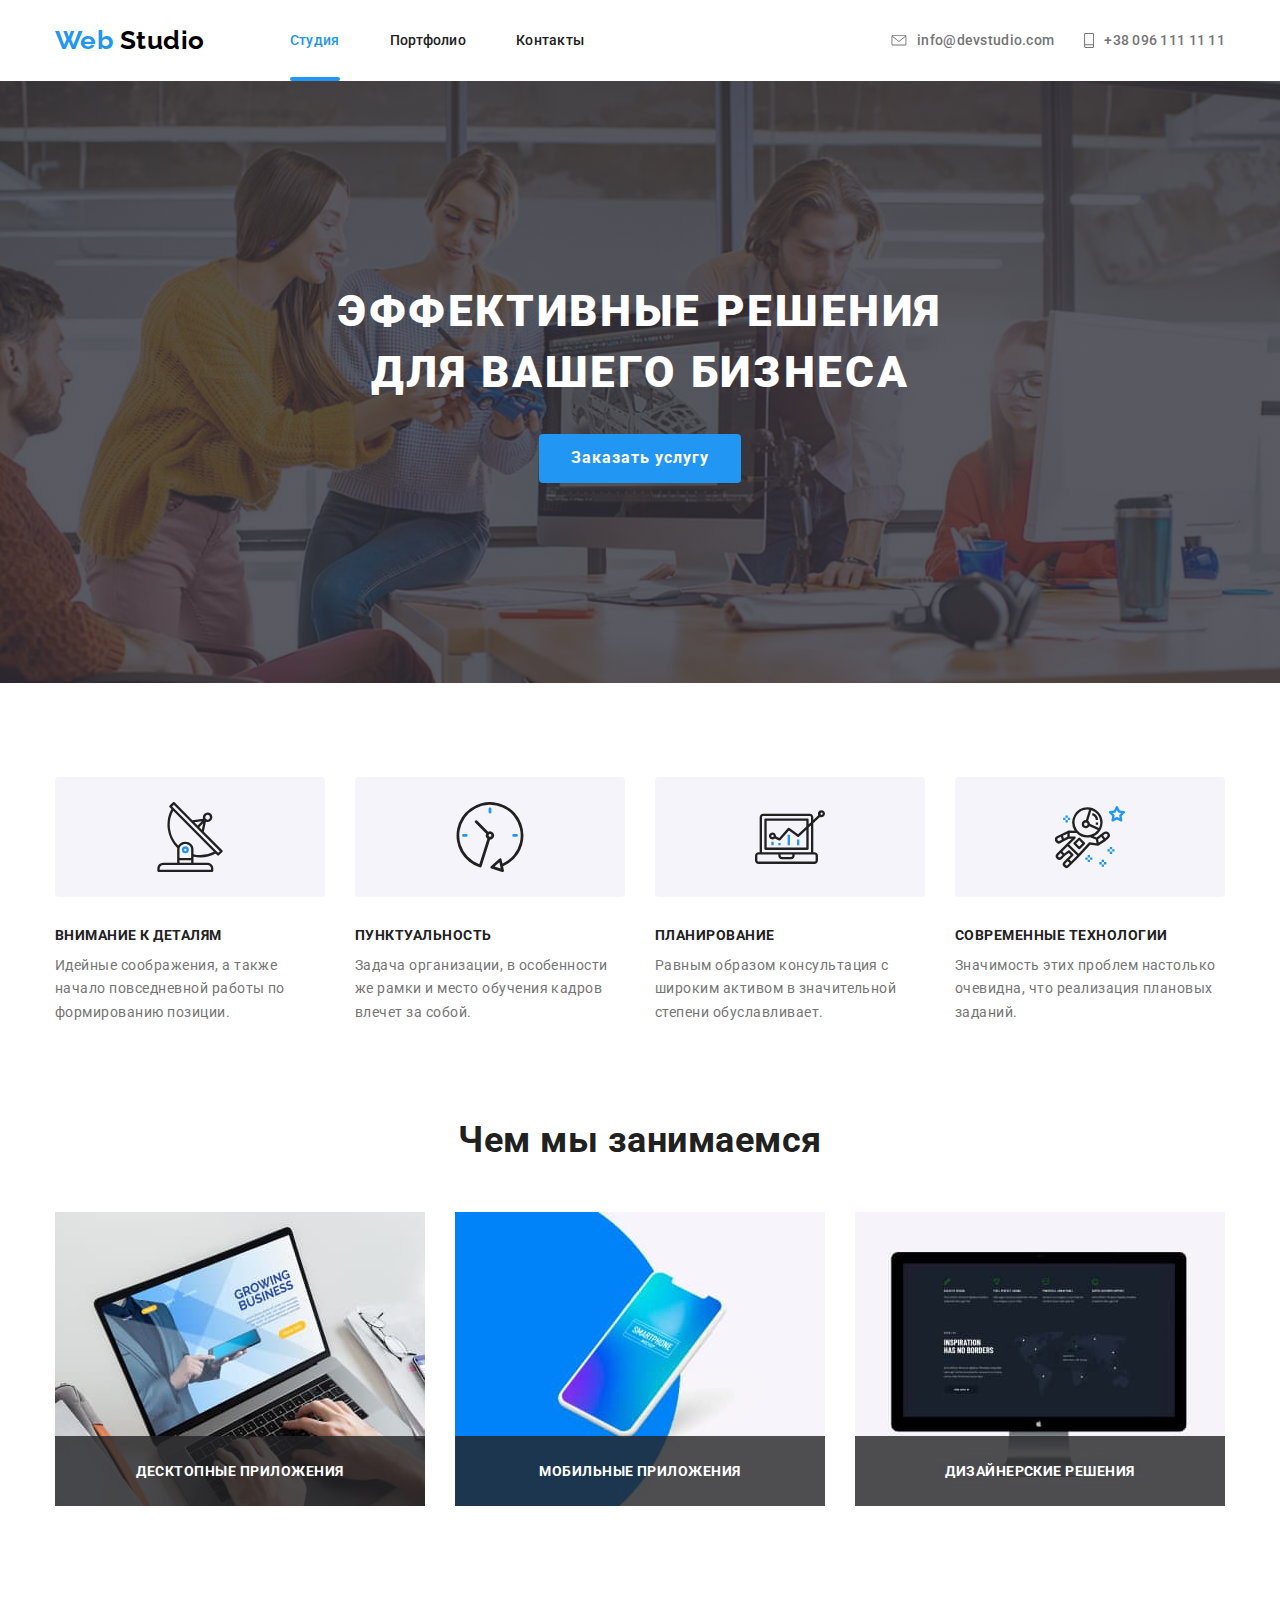
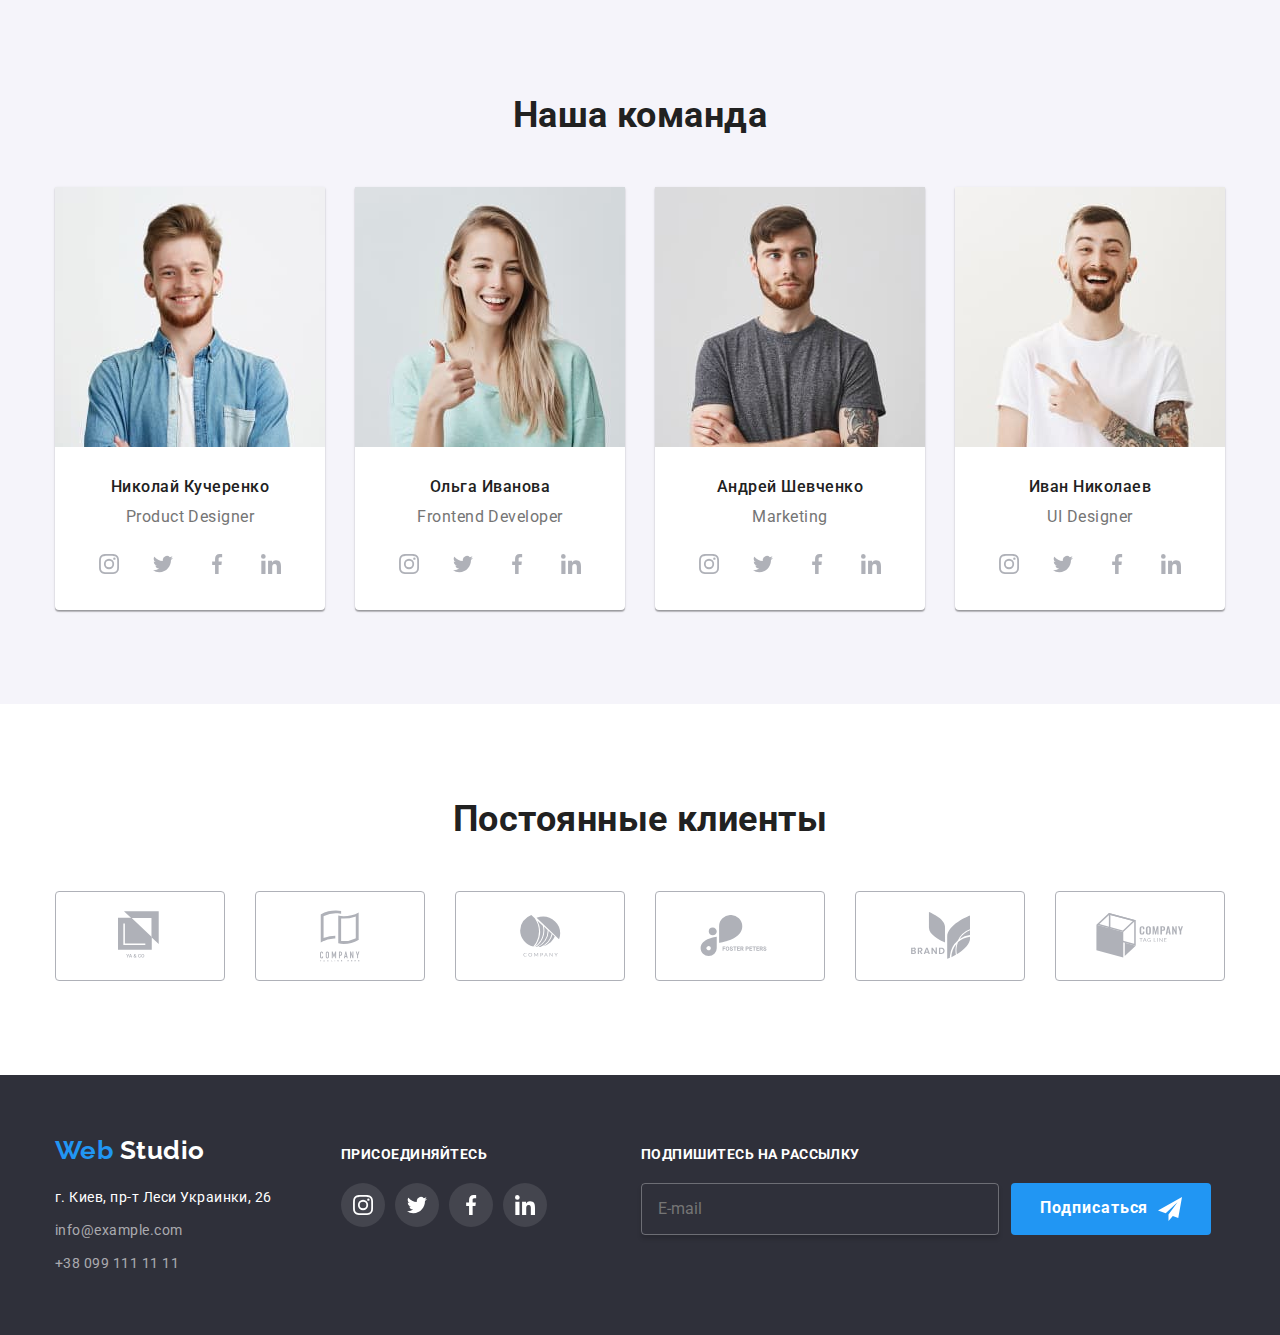
<file: index.html>
<!DOCTYPE html>
<html lang="ru">
  <head>
    <meta charset="UTF-8" />
    <meta name="viewport" content="width=device-width, initial-scale=1.0" />
    <title>Web Studio</title>
    <link
      href="https://fonts.googleapis.com/css2?family=Raleway:wght@700&family=Roboto:wght@400;500;700;900&display=swap"
      rel="stylesheet"
    />
    <link
      rel="stylesheet"
      href="https://cdnjs.cloudflare.com/ajax/libs/modern-normalize/0.6.0/modern-normalize.min.css"
    />
    <link rel="stylesheet" href="./css/main.css" />
  </head>
  <body>
    <!--Шапка сайта-->
    <header class="page-header">
      <!-- <div class="conteiner"> -->
      <div class="conteiner header-main-nav">
        <nav class="main-nav">
          <a href="./index.html" class="logo" lang="en"
            >Web <span class="logo-primary">Studio</span></a
          >
          <ul class="site-nav list">
            <li class="site-nav-item">
              <a href="" class="link current">Студия</a>
            </li>
            <li class="site-nav-item">
              <a href="./portfolio.html" class="link">Портфолио</a>
            </li>
            <li class="site-nav-item"><a href="" class="link">Контакты</a></li>
          </ul>
        </nav>
        <address class="auth-nav">
          <a href="mailto:info@devstudio.com" class="link item">
            <svg class="icon-mail">
              <use href="./images/sprite.svg#icon-envelope"></use>
            </svg>
            info@devstudio.com</a
          >
          <a href="tel:+380961111111" class="link item">
            <svg class="icon-phone">
              <use href="./images/sprite.svg#icon-smartphone"></use>
            </svg>
            +38 096 111 11 11</a
          >
        </address>
      </div>
      <!-- </div> -->
    </header>
    <main>
      <!--Герой-->
      <section class="hero">
        <div class="hero-conteiner">
          <h1 class="hero-title">
            Эффективные решения для вашего бизнеса
          </h1>
          <button data-modal-open class="submit">Заказать услугу</button>
        </div>
      </section>
      <!--Приоритет-->
      <section class="section">
        <div class="conteiner">
          <h2 class="visually-hidden">Приоритет</h2>
          <ul class="priority list">
            <li class="priority-item">
              <div class="icon-conteiner">
                <svg class="icon-antenna">
                  <use href="./images/sprite.svg#icon-antenna-1"></use>
                </svg>
              </div>
              <h3 class="title">Внимание к деталям</h3>
              <p class="text">
                Идейные соображения, а также начало повседневной работы по
                формированию позиции.
              </p>
            </li>
            <li class="priority-item">
              <div class="icon-conteiner">
                <svg class="icon-antenna">
                  <use href="./images/sprite.svg#icon-clock-1"></use>
                </svg>
              </div>
              <h3 class="title">Пунктуальность</h3>
              <p class="text">
                Задача организации, в особенности же рамки и место обучения
                кадров влечет за собой.
              </p>
            </li>
            <li class="priority-item">
              <div class="icon-conteiner">
                <svg class="icon-antenna">
                  <use href="./images/sprite.svg#icon-diagram-1"></use>
                </svg>
              </div>
              <h3 class="title">Планирование</h3>
              <p class="text">
                Равным образом консультация с широким активом в значительной
                степени обуславливает.
              </p>
            </li>
            <li class="priority-item">
              <div class="icon-conteiner">
                <svg class="icon-antenna">
                  <use href="./images/sprite.svg#icon-astronaut-1"></use>
                </svg>
              </div>
              <h3 class="title">Современные технологии</h3>
              <p class="text">
                Значимость этих проблем настолько очевидна, что реализация
                плановых заданий.
              </p>
            </li>
          </ul>
        </div>
      </section>
      <!--Чем мы занимаемся-->
      <section class="section-no-padding">
        <div class="conteiner">
          <h2 class="section-title">Чем мы занимаемся</h2>
          <ul class="work-list list">
            <li class="work-item">
              <img
                class="img"
                src="./images/growing-business.jpg"
                alt="ноутбук"
                width="370"
                height="294"
              />
              <a href="" class="work-link">Десктопные приложения</a>
            </li>
            <li class="work-item">
              <img
                class="img"
                src="./images/mobile-applications.jpg"
                alt="мобильный-телефон"
                width="370"
                height="294"
              />
              <a href="" class="work-link">Мобильные приложения</a>
            </li>
            <li class="work-item">
              <img
                class="img"
                src="./images/designer-groves.jpg"
                alt="экран-компьютера"
                width="370"
                height="294"
              />
              <a href="" class="work-link">Дизайнерские решения</a>
            </li>
          </ul>
        </div>
      </section>
      <!--Наша команда-->
      <section class="our-team section">
        <div class="conteiner">
          <h2 class="section-title">Наша команда</h2>
          <ul class="team list">
            <li class="team-item">
              <img
                class="img"
                src="./images/team-1.jpg"
                alt="николай-кучеренко"
                width="270"
                height="260"
              />
              <div class="team-content">
                <h3 class="team-title">Николай Кучеренко</h3>
                <p class="team-text" lang="en">Product Designer</p>
                <ul class="list social-network">
                  <li>
                    <a href="" class="link" aria-label="ссылка на instagram">
                      <svg class="icon-social-network">
                        <use href="./images/sprite.svg#icon-instagram"></use>
                      </svg>
                    </a>
                  </li>
                  <li>
                    <a href="" class="link" aria-label="ссылка на twitter">
                      <svg class="icon-social-network">
                        <use href="./images/sprite.svg#icon-twitter"></use>
                      </svg>
                    </a>
                  </li>
                  <li>
                    <a href="" class="link" aria-label="ссылка на facebook">
                      <svg class="icon-social-network">
                        <use href="./images/sprite.svg#icon-facebook"></use>
                      </svg>
                    </a>
                  </li>
                  <li>
                    <a href="" class="link" aria-label="ссылка на linkedin">
                      <svg class="icon-social-network">
                        <use href="./images/sprite.svg#icon-linkedin"></use>
                      </svg>
                    </a>
                  </li>
                </ul>
              </div>
            </li>
            <li class="team-item">
              <img
                class="img"
                src="./images/team-2.jpg"
                alt="ольга-иванова"
                width="270"
                height="260"
              />
              <div class="team-content">
                <h3 class="team-title">Ольга Иванова</h3>
                <p class="team-text" lang="en">Frontend Developer</p>
                <ul class="list social-network">
                  <li>
                    <a href="" class="link" aria-label="ссылка на instagram">
                      <svg class="icon-social-network">
                        <use href="./images/sprite.svg#icon-instagram"></use>
                      </svg>
                    </a>
                  </li>
                  <li>
                    <a href="" class="link" aria-label="ссылка на twitter">
                      <svg class="icon-social-network">
                        <use href="./images/sprite.svg#icon-twitter"></use>
                      </svg>
                    </a>
                  </li>
                  <li>
                    <a href="" class="link" aria-label="ссылка на facebook">
                      <svg class="icon-social-network">
                        <use href="./images/sprite.svg#icon-facebook"></use>
                      </svg>
                    </a>
                  </li>
                  <li>
                    <a href="" class="link" aria-label="ссылка на linkedin">
                      <svg class="icon-social-network">
                        <use href="./images/sprite.svg#icon-linkedin"></use>
                      </svg>
                    </a>
                  </li>
                </ul>
              </div>
            </li>
            <li class="team-item">
              <img
                class="img"
                src="./images/team-3.jpg"
                alt="андрей-шевченко"
                width="270"
                height="260"
              />
              <div class="team-content">
                <h3 class="team-title">Андрей Шевченко</h3>
                <p class="team-text" lang="en">Marketing</p>
                <ul class="list social-network">
                  <li>
                    <a href="" class="link" aria-label="ссылка на instagram">
                      <svg class="icon-social-network">
                        <use href="./images/sprite.svg#icon-instagram"></use>
                      </svg>
                    </a>
                  </li>
                  <li>
                    <a href="" class="link" aria-label="ссылка на twitter">
                      <svg class="icon-social-network">
                        <use href="./images/sprite.svg#icon-twitter"></use>
                      </svg>
                    </a>
                  </li>
                  <li>
                    <a href="" class="link" aria-label="ссылка на facebook">
                      <svg class="icon-social-network">
                        <use href="./images/sprite.svg#icon-facebook"></use>
                      </svg>
                    </a>
                  </li>
                  <li>
                    <a href="" class="link" aria-label="ссылка на linkedin">
                      <svg class="icon-social-network">
                        <use href="./images/sprite.svg#icon-linkedin"></use>
                      </svg>
                    </a>
                  </li>
                </ul>
              </div>
            </li>
            <li class="team-item">
              <img
                class="img"
                src="./images/team-4.jpg"
                alt="иван-николаев"
                width="270"
                height="260"
              />
              <div class="team-content">
                <h3 class="team-title">Иван Николаев</h3>
                <p class="team-text" lang="en">UI Designer</p>
                <ul class="list social-network">
                  <li>
                    <a href="" class="link" aria-label="ссылка на instagram">
                      <svg class="icon-social-network">
                        <use href="./images/sprite.svg#icon-instagram"></use>
                      </svg>
                    </a>
                  </li>
                  <li>
                    <a href="" class="link" aria-label="ссылка на twitter">
                      <svg class="icon-social-network">
                        <use href="./images/sprite.svg#icon-twitter"></use>
                      </svg>
                    </a>
                  </li>
                  <li>
                    <a href="" class="link" aria-label="ссылка на facebook">
                      <svg class="icon-social-network">
                        <use href="./images/sprite.svg#icon-facebook"></use>
                      </svg>
                    </a>
                  </li>
                  <li>
                    <a href="" class="link" aria-label="ссылка на linkedin">
                      <svg class="icon-social-network">
                        <use href="./images/sprite.svg#icon-linkedin"></use>
                      </svg>
                    </a>
                  </li>
                </ul>
              </div>
            </li>
          </ul>
        </div>
      </section>
      <!--Постоянные клиенты-->
      <section class="section">
        <div class="conteiner">
          <h2 class="section-title">Постоянные клиенты</h2>
          <ul class="list customers">
            <li class="item-customers">
              <a
                href=""
                aria-label="ссылка на компанию-1"
                class="link-customers"
              >
                <svg class="icon-logo" width="45" height="50">
                  <use href="./images/sprite.svg#icon-logo-1"></use>
                </svg>
              </a>
            </li>
            <li class="item-customers">
              <a
                href=""
                aria-label="ссылка на компанию-2"
                class="link-customers"
              >
                <svg class="icon-logo" width="40" height="52">
                  <use href="./images/sprite.svg#icon-logo-2"></use>
                </svg>
              </a>
            </li>
            <li class="item-customers">
              <a
                href=""
                aria-label="ссылка на компанию-3"
                class="link-customers"
              >
                <svg class="icon-logo" width="41" height="42">
                  <use href="./images/sprite.svg#icon-logo-3"></use>
                </svg>
              </a>
            </li>
            <li class="item-customers">
              <a
                href=""
                aria-label="ссылка на компанию-4"
                class="link-customers"
              >
                <svg class="icon-logo" width="80" height="42">
                  <use href="./images/sprite.svg#icon-logo-4"></use>
                </svg>
              </a>
            </li>
            <li class="item-customers">
              <a
                href=""
                aria-label="ссылка на компанию-5"
                class="link-customers"
              >
                <svg class="icon-logo" width="59" height="47">
                  <use href="./images/sprite.svg#icon-logo-5"></use>
                </svg>
              </a>
            </li>
            <li class="item-customers">
              <a
                href=""
                aria-label="ссылка на компанию-6"
                class="link-customers"
              >
                <svg class="icon-logo" width="88" height="45">
                  <use href="./images/sprite.svg#icon-logo-6"></use>
                </svg>
              </a>
            </li>
          </ul>
        </div>
      </section>
    </main>
    <!--Подвал-->
    <footer class="footer">
      <div class="conteiner">
        <div class="flex-footer">
          <!-- Первый контейнер -->
          <div class="info">
            <a href="./index.html" class="logo" lang="en"
              >Web <span class="logo-secondary">Studio</span>
            </a>
            <address class="address">
              <a class="map link" href="./index.html"
                >г. Киев, пр-т Леси Украинки, 26</a
              >
              <a class="mail-link link" href="mailto:info@example.com"
                >info@example.com</a
              >
              <a href="tel:+380991111111" class="link">+38 099 111 11 11</a>
            </address>
          </div>
          <!-- Второй контейнер -->
          <div class="join join-in">
            <b class="join-text">Присоединяйтесь</b>
            <ul class="list link-footer">
              <li class="item-footer">
                <a
                  href=""
                  class="link social-network-footer"
                  aria-label="ссылка на instagram"
                >
                  <svg class="icon-link-footer">
                    <use href="./images/sprite.svg#icon-instagram"></use>
                  </svg>
                </a>
              </li>
              <li class="item-footer">
                <a
                  href=""
                  class="link social-network-footer"
                  aria-label="ссылка на twitter"
                >
                  <svg class="icon-link-footer">
                    <use href="./images/sprite.svg#icon-twitter"></use>
                  </svg>
                </a>
              </li>
              <li class="item-footer">
                <a
                  href=""
                  class="link social-network-footer"
                  aria-label="ссылка на facebook"
                >
                  <svg class="icon-link-footer">
                    <use href="./images/sprite.svg#icon-facebook"></use>
                  </svg>
                </a>
              </li>
              <li class="item-footer">
                <a
                  href=""
                  class="link social-network-footer"
                  aria-label="ссылка на linkedin"
                >
                  <svg class="icon-link-footer">
                    <use href="./images/sprite.svg#icon-linkedin"></use>
                  </svg>
                </a>
              </li>
            </ul>
          </div>
          <!-- Третий контейнер -->
          <div class="join">
            <b class="join-text">Подпишитесь на рассылку</b>
            <div class="conteiner-form">
              <form class="form-footer">
                <label class="footer-form" for="email"></label>
                <input
                  class="placeholder-footer"
                  type="email"
                  name="email"
                  id="email"
                  placeholder="E-mail"
                />
              </form>
              <button class="submit button-icon">
                Подписаться
                <svg class="icon-plane">
                  <use href="./images/sprite.svg#icon-plane"></use>
                </svg>
              </button>
            </div>
          </div>
        </div>
        <!-- Копирайт
          <p class="copy">2020 | Developed by GoIT Students</p>is-hidden -->
      </div>
      <!-- Modal window -->
      <div class="backdrop is-hidden" data-modal>
        <div class="modal">
          <button data-modal-close class="close-modal" type="button">
            <svg class="icon-close-modal">
              <use href="./images/sprite.svg#icon-close-modal"></use>
            </svg>
          </button>
          <form class="form js-speaker-form">
            <b class="form-title">
              Оставьте свои данные, мы вам перезвоним
            </b>
            <label class="form-field">
              <input
                required
                class="form-input"
                type="text"
                name="name"
                placeholder=" "
              />
              <svg class="icon-modal">
                <use href="./images/sprite.svg#icon-person-modal"></use>
              </svg>
              <span class="form-label">Имя</span>
            </label>
            <label class="form-field">
              <input
                required
                class="form-input"
                type="tel"
                name="phone"
                placeholder=" "
              />
              <svg class="icon-modal">
                <use href="./images/sprite.svg#icon-phone-modal"></use>
              </svg>
              <span class="form-label">Телефон</span>
            </label>
            <label class="form-field">
              <input
                required
                class="form-input"
                type="email"
                name="email"
                placeholder=" "
              />
              <svg class="icon-modal">
                <use href="./images/sprite.svg#icon-email-modal"></use>
              </svg>
              <span class="form-label">Почта</span>
            </label>
            <label class="form-field textarea">
              <textarea
                class="comment"
                name="comment"
                placeholder=" "
              ></textarea>
              <span class="form-comment">Комментарий</span>
            </label>
            <label class="conteiner-checkbox">
              <input
                class="modal-checkbox"
                required
                type="checkbox"
                name="terms-of-use"
                value="terms-of-use"
              />
              <svg class="icon-check">
                <use href="./images/sprite.svg#icon-no-check"></use>
              </svg>
              <span class="terms-of-use">
                Соглашаюсь с рассылкой и принимаю
                <a
                  class="terms-of-use link-use"
                  href=""
                  aria-label="Условия договора "
                  >Условия договора</a
                >
              </span>
            </label>
            <div class="conteiner-submit">
              <button class="submit-modal submit" type="submit">
                Отправить
              </button>
            </div>
          </form>
        </div>
      </div>
    </footer>
    <script>
      const { height: pageHeaderHeight } = document
        .querySelector('.page-header')
        .getBoundingClientRect();

      document.body.style.paddingTop = `${pageHeaderHeight}px`;
    </script>

    <script>
      (() => {
        document
          .querySelector('.js-speaker-form')
          .addEventListener('submit', e => {
            e.preventDefault();

            new FormData(e.currentTarget).forEach((value, name) =>
              console.log(`${name}: ${value}`),
            );

            e.currentTarget.reset();
          });
      })();
    </script>

    <script src="./js/modal.js"></script>
  </body>
</html>
</file>
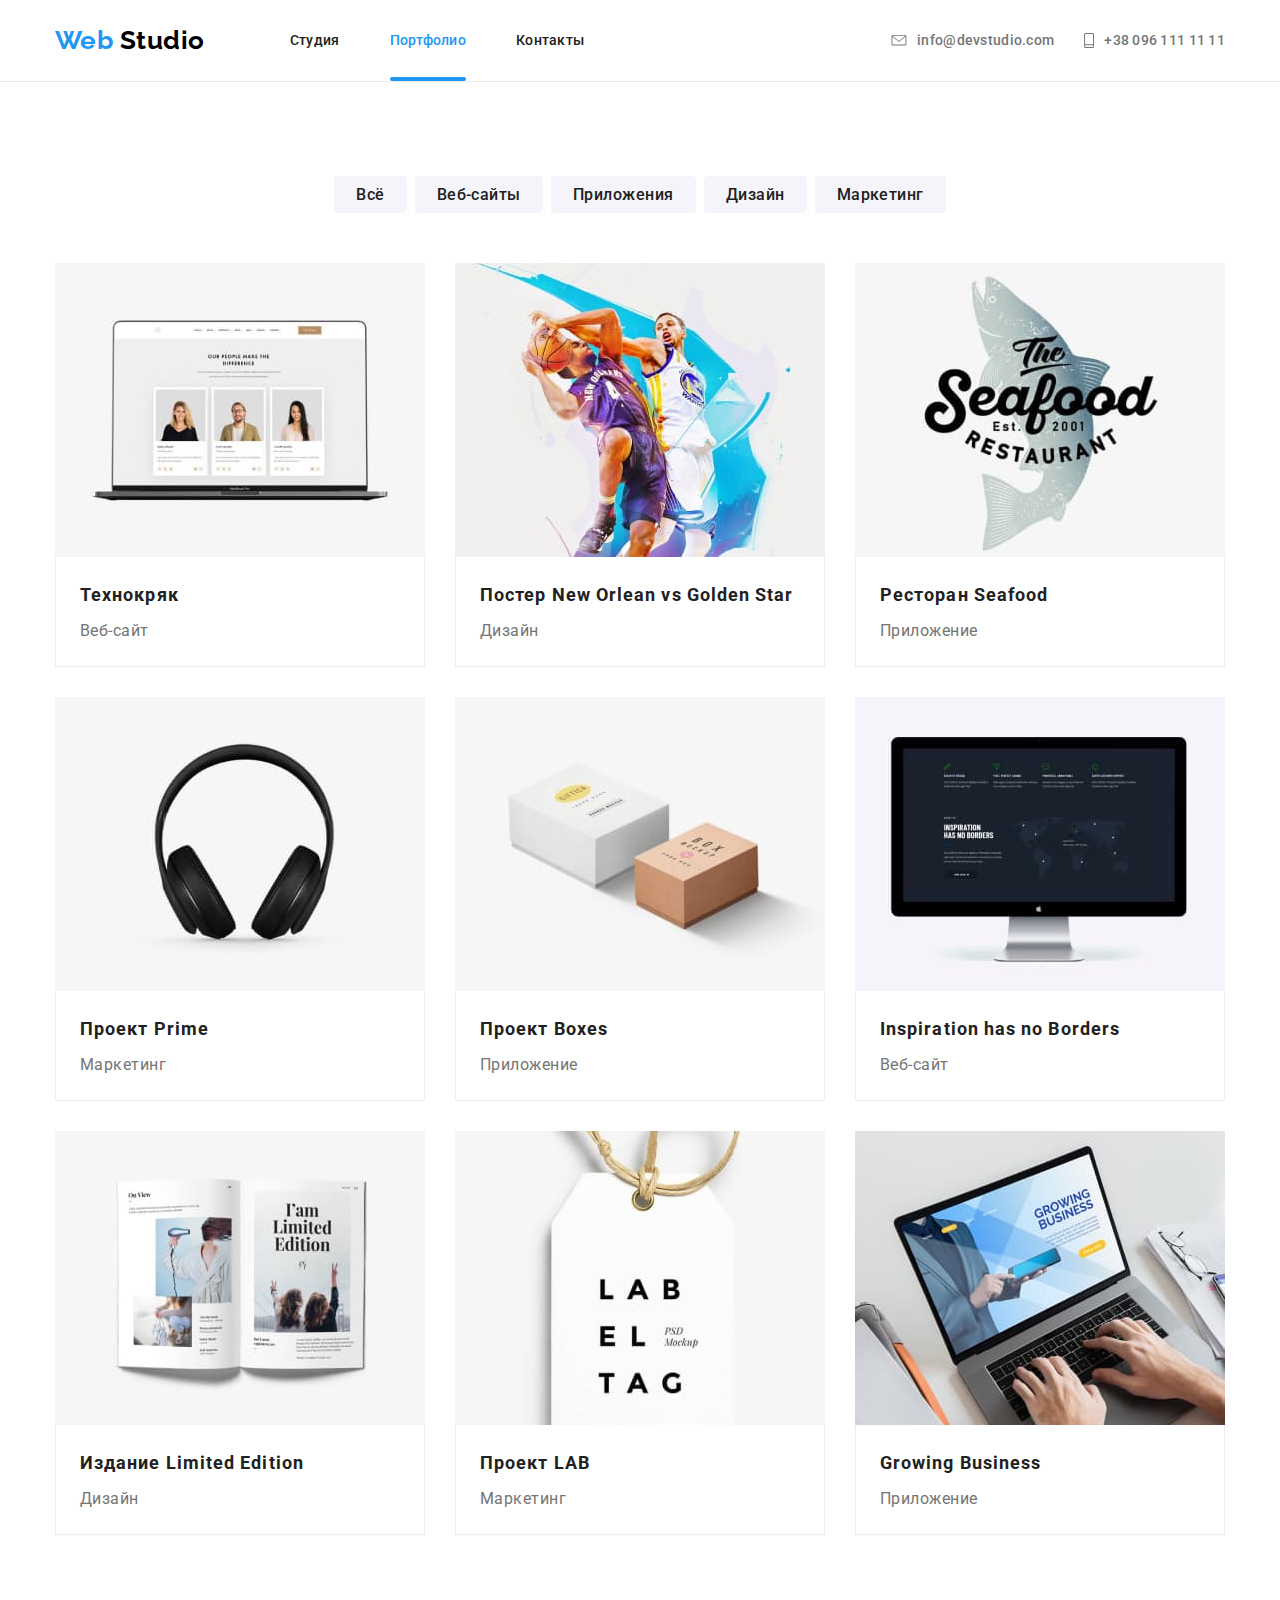
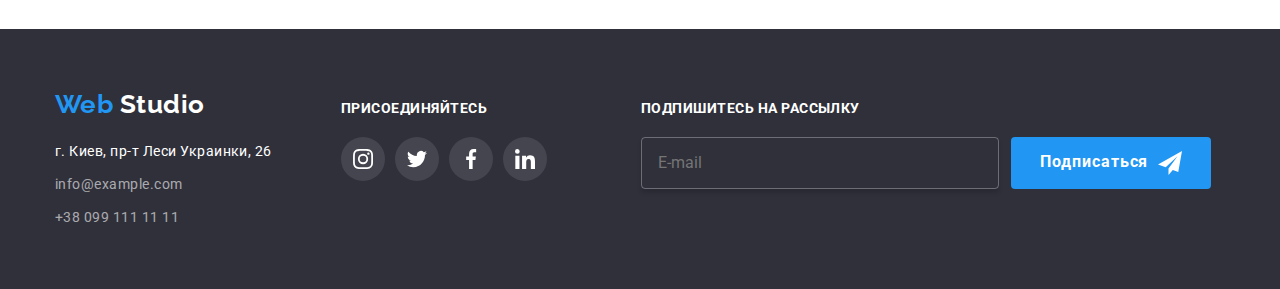
<file: portfolio.html>
<!DOCTYPE html>
<html lang="ru">
  <head>
    <meta charset="UTF-8" />
    <meta name="viewport" content="width=device-width, initial-scale=1.0" />
    <title>Portfolio</title>
    <link
      href="https://fonts.googleapis.com/css2?family=Raleway:wght@700&family=Roboto:wght@400;500;700;900&display=swap"
      rel="stylesheet"
    />
    <link
      rel="stylesheet"
      href="https://cdnjs.cloudflare.com/ajax/libs/modern-normalize/0.6.0/modern-normalize.min.css"
    />
    <link rel="stylesheet" href="./css/main.css" />
  </head>
  <body>
    <!--Шапка сайта-->
    <header class="page-header header-portfolio">
      <div class="conteiner header-main-nav">
        <nav class="main-nav">
          <a href="./index.html" class="logo" lang="en"
            >Web <span class="logo-primary">Studio</span></a
          >
          <ul class="site-nav list">
            <li class="site-nav-item">
              <a href="./index.html" class="link">Студия</a>
            </li>
            <li class="site-nav-item">
              <a href="" class="link current">Портфолио</a>
            </li>
            <li class="site-nav-item"><a href="" class="link">Контакты</a></li>
          </ul>
        </nav>
        <address class="auth-nav">
          <a href="mailto:info@devstudio.com" class="link item">
            <svg class="icon-mail">
              <use href="./images/sprite.svg#icon-envelope"></use>
            </svg>
            info@devstudio.com</a
          >
          <a href="tel:+380961111111" class="link item">
            <svg class="icon-phone">
              <use href="./images/sprite.svg#icon-smartphone"></use>
            </svg>
            +38 096 111 11 11</a
          >
        </address>
      </div>
    </header>
    <!--Filter-->
    <main>
      <section class="section">
        <div class="conteiner">
          <h1 class="visually-hidden">Наши работы</h1>
          <div role="radio-group">
            <ul class="filter list">
              <li class="item">
                <input
                  class="input-radio"
                  type="radio"
                  name="radio-btn"
                  value="radio-btn"
                  id="radio"
                />
                <label for="radio" class="radio-btn">Всё</label>
              </li>
              <li class="item">
                <input
                  class="input-radio"
                  type="radio"
                  name="radio-btn"
                  value="radio-btn"
                  id="radio1"
                />
                <label for="radio1" class="radio-btn">Веб-сайты</label>
              </li>
              <li class="item">
                <input
                  class="input-radio"
                  type="radio"
                  name="radio-btn"
                  value="radio-btn"
                  id="radio2"
                />
                <label for="radio2" class="radio-btn">Приложения</label>
              </li>
              <li class="item">
                <input
                  class="input-radio"
                  type="radio"
                  name="radio-btn"
                  value="radio-btn"
                  id="radio3"
                />
                <label for="radio3" class="radio-btn">Дизайн</label>
              </li>
              <li class="item">
                <input
                  class="input-radio"
                  type="radio"
                  name="radio-btn"
                  value="radio-btn"
                  id="radio4"
                />
                <label for="radio4" class="radio-btn">Маркетинг</label>
              </li>
            </ul>
          </div>
          <!-- Наши работы -->
          <ul class="list portfolio">
            <li class="card">
              <a href="" class="portfolio-link">
                <div class="card-img-conteiner">
                  <img
                    class="card-img"
                    src="./images/tehnokriak.jpg"
                    alt="ноутбук"
                    width="370"
                    height="294"
                  />
                  <p class="description">
                    Технокряк это современная площадка распространения
                    коронавируса. Компании используют эту платформу для
                    цифрового шпионажа и атак на защищённые сервера конкурентов.
                  </p>
                </div>
                <div class="card-content">
                  <h2 class="portfolio-title">Технокряк</h2>
                  <p class="portfolio-text">Веб-сайт</p>
                </div>
              </a>
            </li>
            <li class="card">
              <a href="" class="portfolio-link">
                <div class="card-img-conteiner">
                  <img
                    class="card-img"
                    src="./images/poster.jpg"
                    alt="Постер"
                    width="370"
                    height="294"
                  />
                  <p class="description">
                    Lorem ipsum dolor sit amet, consectetur adipisicing elit.
                    Asperiores officiis magni perferendis voluptate nulla quod,
                    at rerum minus dignissimos.
                  </p>
                </div>
                <div class="card-content">
                  <h2 class="portfolio-title">
                    Постер <span lang="en">New Orlean vs Golden Star</span>
                  </h2>
                  <p class="portfolio-text">Дизайн</p>
                </div>
              </a>
            </li>
            <li class="card">
              <a href="" class="portfolio-link">
                <div class="card-img-conteiner">
                  <img
                    class="card-img"
                    src="./images/seafood.jpg"
                    alt="рыба"
                    width="370"
                    height="294"
                  />
                  <p class="description">
                    Lorem ipsum dolor sit amet, consectetur adipisicing elit.
                    Asperiores officiis magni perferendis voluptate nulla quod,
                    at rerum minus dignissimos.
                  </p>
                </div>
                <div class="card-content">
                  <h2 class="portfolio-title">
                    Ресторан <span lang="en">Seafood</span>
                  </h2>
                  <p class="portfolio-text">Приложение</p>
                </div>
              </a>
            </li>
            <li class="card">
              <a href="" class="portfolio-link">
                <div class="card-img-conteiner">
                  <img
                    class="card-img"
                    src="./images/project-prime.jpg"
                    alt="наушники"
                    width="370"
                    height="294"
                  />
                  <p class="description">
                    Lorem ipsum dolor sit amet, consectetur adipisicing elit.
                    Asperiores officiis magni perferendis voluptate nulla quod,
                    at rerum minus dignissimos.
                  </p>
                </div>
                <div class="card-content">
                  <h2 class="portfolio-title">
                    Проект <span lang="en">Prime</span>
                  </h2>
                  <p class="portfolio-text">Маркетинг</p>
                </div>
              </a>
            </li>
            <li class="card">
              <a href="" class="portfolio-link">
                <div class="card-img-conteiner">
                  <img
                    class="card-img"
                    src="./images/project-boxes.jpg"
                    alt="коробки"
                    width="370"
                    height="294"
                  />
                  <p class="description">
                    Lorem ipsum dolor sit amet, consectetur adipisicing elit.
                    Asperiores officiis magni perferendis voluptate nulla quod,
                    at rerum minus dignissimos.
                  </p>
                </div>
                <div class="card-content">
                  <h2 class="portfolio-title">
                    Проект <span lang="en">Boxes</span>
                  </h2>
                  <p class="portfolio-text">Приложение</p>
                </div>
              </a>
            </li>
            <li class="card">
              <a href="" class="portfolio-link">
                <div class="card-img-conteiner">
                  <img
                    class="card-img"
                    src="./images/designer-groves.jpg"
                    alt="экран"
                    width="370"
                    height="294"
                  />
                  <p class="description">
                    Lorem ipsum dolor sit amet, consectetur adipisicing elit.
                    Asperiores officiis magni perferendis voluptate nulla quod,
                    at rerum minus dignissimos.
                  </p>
                </div>
                <div class="card-content">
                  <h2 class="portfolio-title" lang="en">
                    Inspiration has no Borders
                  </h2>
                  <p class="portfolio-text">Веб-сайт</p>
                </div>
              </a>
            </li>
            <li class="card">
              <a href="" class="portfolio-link">
                <div class="card-img-conteiner">
                  <img
                    class="card-img"
                    src="./images/limited-edition.jpg"
                    alt="журнал"
                    width="370"
                    height="294"
                  />
                  <p class="description">
                    Lorem ipsum dolor sit amet, consectetur adipisicing elit.
                    Asperiores officiis magni perferendis voluptate nulla quod,
                    at rerum minus dignissimos.
                  </p>
                </div>
                <div class="card-content">
                  <h2 class="portfolio-title">
                    Издание <span lang="en">Limited Edition</span>
                  </h2>
                  <p class="portfolio-text">Дизайн</p>
                </div>
              </a>
            </li>
            <li class="card">
              <a href="" class="portfolio-link">
                <div class="card-img-conteiner">
                  <img
                    class="card-img"
                    src="./images/progect-lab.jpg"
                    alt="ярлык"
                    width="370"
                    height="294"
                  />
                  <p class="description">
                    Lorem ipsum dolor sit amet, consectetur adipisicing elit.
                    Asperiores officiis magni perferendis voluptate nulla quod,
                    at rerum minus dignissimos.
                  </p>
                </div>
                <div class="card-content">
                  <h2 class="portfolio-title">
                    Проект <span lang="en">LAB</span>
                  </h2>
                  <p class="portfolio-text">Маркетинг</p>
                </div>
              </a>
            </li>
            <li class="card">
              <a href="" class="portfolio-link">
                <div class="card-img-conteiner">
                  <img
                    class="card-img"
                    src="./images/growing-business.jpg"
                    alt="ноутбук"
                    width="370"
                    height="294"
                  />
                  <p class="description">
                    Lorem ipsum dolor sit amet, consectetur adipisicing elit.
                    Asperiores officiis magni perferendis voluptate nulla quod,
                    at rerum minus dignissimos.
                  </p>
                </div>
                <div class="card-content">
                  <h2 class="portfolio-title" lang="en">Growing Business</h2>
                  <p class="portfolio-text">Приложение</p>
                </div>
              </a>
            </li>
          </ul>
        </div>
      </section>
    </main>
    <!--Подвал портфолио-->
    <footer class="footer">
      <div class="conteiner">
        <div class="flex-footer">
          <!-- Первый контейнер -->
          <div class="info">
            <a href="./index.html" class="logo" lang="en"
              >Web <span class="logo-secondary">Studio</span>
            </a>
            <address class="address">
              <a class="map link" href="./index.html"
                >г. Киев, пр-т Леси Украинки, 26</a
              >
              <a class="mail-link link" href="mailto:info@example.com"
                >info@example.com</a
              >
              <a href="tel:+380991111111" class="link">+38 099 111 11 11</a>
            </address>
          </div>
          <!-- Второй контейнер -->
          <div class="join join-in">
            <b class="join-text">Присоединяйтесь</b>
            <ul class="list link-footer">
              <li class="item-footer">
                <a
                  href=""
                  class="link social-network-footer"
                  aria-label="ссылка на instagram"
                >
                  <svg class="icon-link-footer">
                    <use href="./images/sprite.svg#icon-instagram"></use>
                  </svg>
                </a>
              </li>
              <li class="item-footer">
                <a
                  href=""
                  class="link social-network-footer"
                  aria-label="ссылка на twitter"
                >
                  <svg class="icon-link-footer">
                    <use href="./images/sprite.svg#icon-twitter"></use>
                  </svg>
                </a>
              </li>
              <li class="item-footer">
                <a
                  href=""
                  class="link social-network-footer"
                  aria-label="ссылка на facebook"
                >
                  <svg class="icon-link-footer">
                    <use href="./images/sprite.svg#icon-facebook"></use>
                  </svg>
                </a>
              </li>
              <li class="item-footer">
                <a
                  href=""
                  class="link social-network-footer"
                  aria-label="ссылка на linkedin"
                >
                  <svg class="icon-link-footer">
                    <use href="./images/sprite.svg#icon-linkedin"></use>
                  </svg>
                </a>
              </li>
            </ul>
          </div>
          <!-- Третий контейнер -->
          <div class="join">
            <b class="join-text">Подпишитесь на рассылку</b>
            <div class="conteiner-form">
              <form class="form-footer">
                <label class="footer-form" for="email"></label>
                <input
                  class="placeholder-footer"
                  type="email"
                  name="email"
                  id="email"
                  placeholder="E-mail"
                />
              </form>
              <button class="submit button-icon">
                Подписаться
                <svg class="icon-plane">
                  <use href="./images/sprite.svg#icon-plane"></use>
                </svg>
              </button>
            </div>
          </div>
        </div>
        <!-- Копирайт
          <p class="copy">2020 | Developed by GoIT Students</p> -->
      </div>
    </footer>
    <script>
      const { height: pageHeaderHeight } = document
        .querySelector('.page-header')
        .getBoundingClientRect();

      document.body.style.paddingTop = `${pageHeaderHeight}px`;
    </script>
  </body>
</html>
</file>
<file: css/main.css>
:root {
  --primary-text-color: #757575; /*Главный цвет текста*/
  --secondary-text-color: #212121; /*Цвет текста заголовков*/
  --accent-color: #2196f3; /*Цвет акцентов*/
  --white-text-color: #ffffff; /*Белый цвет текста*/
  /* --font-family: 'Roboto', sans-serif; Основной шрифт */
  --primary-bg-color: #ffffff; /*Главный цвет фона*/
  --secondary-bg-color: #f5f4fa; /*Вторичный цвет фона*/
  --primari-social-network-color: #afb1b8; /*Главный цвет соцсетей*/
  --timing-function-bezier: 250ms cubic-bezier(0.4, 0, 0.2, 1);
}
/*Главный цвет текста #757575*/
/*Вторичный цвет текста #212121*/
/*Цвет акцентов #2196f3*/
/*Белый цвет текста #ffffff*/
/*Основной цвет фона #ffffff*/
/*Вторичный цвет фона #F5F4FA*/

body {
  background-color: var(--primary-bg-color);
  color: var(--primary-text-color);

  font-family: Roboto, sans-serif;
  letter-spacing: 0.03em;
  /* font-weight: 400; */
}

/*Conteiner*/
.conteiner {
  /* outline: 2px solid blueviolet; */
  margin-left: auto;
  margin-right: auto;
  width: 1200px;
  padding-left: 15px;
  padding-right: 15px;
}

.list {
  padding: 0;
  margin: 0;
  list-style: none;
}

.visually-hidden {
  position: absolute;
  width: 1px;
  height: 1px;
  margin: -1px;
  border: 0;
  padding: 0;
  clip: rect(0 0 0 0);
  overflow: hidden;
}

.img {
  display: block;
  max-width: 100%;
  height: auto;
}

/*Button*/
.submit {
  color: var(--white-text-color);
  background-color: var(--accent-color);

  border-radius: 4px;
  padding: 10px 32px;
  display: inline-block;
  min-width: 200px;
  border: none;
  cursor: pointer;

  font-family: Roboto;
  font-weight: 700;
  font-size: 16px;
  line-height: 1.8;
  letter-spacing: 0.06em;
  text-decoration: none;
  text-align: center;

  transition: var(--timing-function-bezier);
}

/*Logo*/
.logo {
  color: var(--accent-color);

  font-family: Raleway, sans-serif;
  font-weight: 700;
  font-size: 26px;
  line-height: 1.2;
  text-decoration: none;
}

.logo-primary {
  color: #000000;
}

.logo-secondary {
  color: #ffffff;
}

.logo:focus {
  color: var(--accent-color);
}

/*Page-header*/
.page-header {
  z-index: 1;
  position: fixed;
  top: 0;
  left: 0;
  width: 100%;
  min-height: 80px;

  background-color: var(--primary-bg-color);
}

.header-portfolio {
  border-bottom: 1px solid #ececec;
}

.header-main-nav {
  display: flex;
}

/*Main-nav*/
.main-nav {
  display: flex;
  align-items: center;
}

/* Site-nav, Aus-nav */

.site-nav {
  display: flex;
  margin-left: 85px;
}

.site-nav .site-nav-item + .site-nav-item {
  /* outline: 1px solid blueviolet; */
  margin-left: 50px;
}

/* .site-nav .item:not(:last-child) {
  outline: 1px solid blueviolet;
  margin-right: 50px;
} */

.site-nav-item .link {
  /*Сначало геометрия*/
  display: block;
  padding-top: 32px;
  padding-bottom: 32px;

  /*Цвет и шрифт*/
  color: var(--secondary-text-color);
  font-weight: 500;
  font-size: 14px;
  line-height: 1.2;
  letter-spacing: 0.02em;
  text-decoration: none;

  transition: color 250ms cubic-bezier(0.4, 0, 0.2, 1);
}

.site-nav-item {
  position: relative;
}

.site-nav-item .link.current::before {
  content: '';
  position: absolute;
  bottom: 0;
  left: 0;
  background-color: var(--accent-color);
  width: 100%;
  height: 4px;
  border-radius: 2px;
  transition: color 250ms cubic-bezier(0.4, 0, 0.2, 1);
}

/* .site-nav-item .link:hover .link.current::before {
  opacity: 1;
} */

.site-nav-item .link:hover,
.site-nav-item .link:focus {
  color: var(--accent-color);
}

.site-nav-item .link.current {
  color: var(--accent-color);
}

/*Auth-nav*/
.auth-nav {
  display: flex;
  align-items: center;
  margin-left: auto;
}

.auth-nav .item + .item {
  margin-left: 30px;
}

.auth-nav .link {
  display: inline-flex;
  justify-content: center;
  align-items: center;
  color: var(--primary-text-color);

  text-decoration: none;

  font-family: Roboto;
  font-style: normal;
  font-weight: 500;
  font-size: 14px;
  line-height: 1.15;
  letter-spacing: 0.02em;

  transition: color 250ms cubic-bezier(0.4, 0, 0.2, 1);
}

.auth-nav .link:hover,
.auth-nav .link:focus {
  color: var(--accent-color);
}

.icon-mail {
  width: 16px;
  height: 11.2px;
  margin-right: 10px;
  fill: currentColor;
}

.icon-phone {
  width: 10px;
  height: 15px;
  margin-right: 10px;
  fill: currentColor;
}

/* Hero */
.hero {
  /* outline: 2px solid blueviolet; */
  padding-top: 200px;
  padding-bottom: 200px;
  background-image: linear-gradient(
      to right,
      rgba(47, 48, 58, 0.8),
      rgba(47, 48, 58, 0.8)
    ),
    url('../images/Header-img.jpg');
  background-color: #2f303a;
  max-width: 1600px;
  min-height: 600px;
  margin-left: auto;
  margin-right: auto;
  background-repeat: no-repeat;
  background-position: center;
  background-size: cover;
}

.hero-conteiner {
  width: 630px;
  text-align: center;
  margin-right: auto;
  margin-left: auto;
}

.hero-title {
  margin-top: 0;
  margin-bottom: 30px;

  color: #ffffff;

  font-weight: 900;
  font-size: 44px;
  line-height: 1.4;
  letter-spacing: 0.06em;
  text-transform: uppercase;
}

/* Section */
.section {
  padding-top: 94px;
  padding-bottom: 94px;
}

.section-no-padding {
  padding-bottom: 94px;
}

.section-title {
  margin-top: 0;
  margin-bottom: 50px;
  color: var(--secondary-text-color);

  font-weight: 700;
  font-size: 36px;
  line-height: 1.2;
  text-align: center;
}

/* Priority */
.priority {
  display: flex;
  flex-wrap: wrap;
}

.priority .priority-item {
  width: calc((100% - 90px) / 4);
  margin-right: 30px;
}

.icon-conteiner {
  height: 120px;
  padding: 25px 100px;
  margin-bottom: 30px;
  border-radius: 4px;

  background-color: #f5f4fa;
}

.icon-antenna {
  width: 70px;
  height: 70px;
}

/* .priority-item:nth-child(1)::before {
  background-image: url(../images/antenna-1.svg);
}

.priority-item:nth-child(2)::before {
  background-image: url(../images/clock-1.svg);
}

.priority-item:nth-child(3)::before {
  background-image: url(../images/diagram-1.svg);
}

.priority-item:nth-child(4)::before {
  background-image: url(../images/astronaut-1.svg);
} */

.priority .priority-item:nth-child(4n) {
  margin-right: 0;
}

.priority .title {
  margin-top: 0;
  margin-bottom: 10px;
  color: var(--secondary-text-color);

  font-weight: 700;
  font-size: 14px;
  line-height: 1.2;
  text-transform: uppercase;
}

.priority .text {
  margin-top: 0;
  margin-bottom: 0;
  font-size: 14px;
  line-height: 1.7;
}

/*Our work*/
.work-list {
  display: flex;
  flex-wrap: wrap;
}
.work-list .work-item {
  width: calc((100% - 60px) / 3);
  margin-right: 30px;
  position: relative;
}

.work-list .work-item:nth-child(3n) {
  margin-right: 0;
}

.work-list .work-link:focus {
  color: var(--accent-color);
}

.work-list .work-link {
  position: absolute;
  bottom: 0;
  display: flex;
  justify-content: center;
  align-items: center;

  width: 370px;
  height: 70px;
  color: #ffffff;
  background-color: rgba(35, 35, 37, 0.8);

  font-weight: 700;
  font-size: 14px;
  line-height: 1.2;
  text-transform: uppercase;
  text-decoration: none;
}

/* Team */
.our-team {
  background-color: var(--secondary-bg-color);
}

.team {
  display: flex;
  flex-wrap: wrap;
}

.team .team-item {
  width: calc((100% - 90px) / 4);
  margin-right: 30px;
  background: #ffffff;

  box-shadow: 0px 2px 1px rgba(0, 0, 0, 0.2), 0px 1px 1px rgba(0, 0, 0, 0.14),
    0px 1px 3px rgba(0, 0, 0, 0.12);
  border-radius: 0px 0px 4px 4px;
}

.team .team-item:nth-child(4n) {
  margin-right: 0;
}

.team-content {
  padding: 30px 32px 24px;
}
.team .team-title {
  margin-top: 0;
  margin-bottom: 10px;
  color: var(--secondary-text-color);
  font-weight: 500;
  font-size: 16px;
  line-height: 1.2;
  text-align: center;
}

.team .team-text {
  margin-top: 0;
  margin-bottom: 16px;
  font-weight: 400;
  font-size: 16px;
  line-height: 1.2;
  text-align: center;
}

.social-network {
  display: flex;
  justify-content: space-between;
}

.social-network .link {
  display: inline-flex;
  align-items: center;
  justify-content: center;
  width: 44px;
  height: 44px;
  border-radius: 50%;

  color: var(--primari-social-network-color);
  text-decoration: none;

  transition: 250ms cubic-bezier(0.4, 0, 0.2, 1);
  transition-property: color, background-color;
}

.social-network .link:hover,
.social-network .link:focus {
  color: var(--white-text-color);
  background-color: var(--accent-color);
}

.icon-social-network {
  width: 20px;
  height: 20px;
  fill: currentColor;
}

/*Customers*/
.customers {
  display: flex;
  flex-wrap: wrap;
}

.customers .item-customers:nth-child(6n) {
  margin-right: 0;
}

.customers .item-customers {
  margin-right: 30px;
}

.link-customers {
  display: flex;
  justify-content: center;
  align-items: center;

  width: 170px;
  height: 90px;
  border: 1px solid var(--primari-social-network-color);
  border-radius: 4px;
  color: var(--primari-social-network-color);

  transition: 250ms cubic-bezier(0.4, 0, 0.2, 1);
  transition-property: border, color;
}

.icon-logo {
  fill: currentColor;
}

.link-customers:hover,
.link-customers:focus {
  border: 1px solid var(--accent-color);
  color: var(--accent-color);
}

.link-customers:hover .icon-logo,
.link-customers:focus .icon-logo {
  fill: var(--accent-color);
}

/*Footer*/
.footer {
  background-color: #2f303a;
}

.footer .conteiner {
  padding-top: 60px;
  padding-bottom: 60px;
}

.flex-footer {
  display: flex;
  align-items: baseline;
}

/*Контейнер 1*/
.info {
  margin-right: 69px;
}

.info > .logo {
  display: block;
  margin-bottom: 20px;
}

.info .link {
  display: block;
  font-style: normal;
  font-weight: 400;
  font-size: 14px;
  line-height: 1.7;
  color: rgba(255, 255, 255, 0.6);
  text-decoration: none;
}
.mail-link {
  margin-bottom: 9px;
}

.info .link:focus {
  color: var(--accent-color);
}

.footer .map {
  color: #ffffff;
  font-style: normal;
  margin-top: 0;
  margin-bottom: 9px;
}

/*Контейнер 2*/
.join-in {
  margin-right: 94px;
}

.join-text {
  display: block;
  color: #ffffff;
  font-weight: 700;
  font-size: 14px;
  line-height: 1.2;
  text-transform: uppercase;
  margin-bottom: 20px;
}

.join-in .link-footer {
  display: flex;
  /* justify-content: space-between; */
}

.item-footer:not(:last-child) {
  margin-right: 10px;
}

.social-network-footer {
  display: inline-flex;
  align-items: center;
  justify-content: center;

  width: 44px;
  height: 44px;
  border-radius: 50%;

  background-color: rgb(255, 255, 255, 0.1);

  transition: background-color 250ms cubic-bezier(0.4, 0, 0.2, 1);
}

.link-footer .link:hover,
.link-footer .link:focus {
  background-color: var(--accent-color);
}

.link-footer .icon-link-footer {
  width: 20px;
  height: 20px;
  fill: var(--white-text-color);
}

/* Контейнер 3 */
.conteiner-form {
  display: flex;
  justify-content: center;
}

.placeholder-footer {
  padding: 15px 16px;
  min-width: 358px;

  font-size: 16px;
  line-height: 1.25;
  color: rgba(255, 255, 255, 0.6);

  background-color: transparent;
  border: 1px solid rgba(255, 255, 255, 0.3);
  box-shadow: 0px 4px 4px rgba(0, 0, 0, 0.15);
  border-radius: 4px;
}

.join .button-icon {
  display: inline-flex;
  align-items: center;
  margin-left: 12px;
  padding: 10px 29px;
}

.icon-plane {
  width: 24px;
  height: 24px;
  margin-left: 10px;
  fill: var(--white-text-color);
}

/*Модальное окно*/
.backdrop {
  z-index: 2;
  position: fixed;
  top: 0;
  left: 0;
  /* padding-top: 222px; */
  width: 100%;
  height: 100%;
  background-color: rgba(0, 0, 0, 0.2);

  transition: var(--timing-function-bezier);
}

.backdrop.is-hidden {
  opacity: 0;
  pointer-events: none;
}

.backdrop.is-hidden .modal {
  transform: translate(-50%, -50%) scale(0.5);
}
.modal {
  /*Position*/
  position: absolute;
  position: relative;
  top: 50%;
  left: 50%;
  transform: translate(-50%, -50%);
  padding: 40px;
  /*Geometry*/
  width: 528px;
  /* min-height: 581px;
  padding: 40px; */
  /*Our*/
  background-color: #ffffff;
  box-shadow: 0px 2px 1px rgba(0, 0, 0, 0.2), 0px 1px 1px rgba(0, 0, 0, 0.14),
    0px 1px 3px rgba(0, 0, 0, 0.12);
  border-radius: 4px;

  transition: var(--timing-function-bezier);
}

/*Form*/
.form {
  /* position: relative; */
  width: 448px;
  margin-left: auto;
  margin-right: auto;
  /* padding: 40px; */
  /* transform: scale(1);
  opacity: 1; */
}

.form .form-title {
  display: block;
  margin-top: 0;
  margin-bottom: 30px;

  font-style: normal;
  font-weight: 700;
  font-size: 20px;
  line-height: 1.15;
  text-align: center;
  letter-spacing: 0.03em;

  color: #212121;
}

.form .form-field {
  position: relative;
  display: flex;
  flex-direction: column;
  margin-bottom: 28px;

  font-style: normal;
  font-size: 14px;
  line-height: 1.14;
  letter-spacing: 0.01em;
}

.form-field.textarea {
  margin-bottom: 20px;
}

/* Close modal */
.close-modal {
  position: absolute;
  top: 8px;
  right: 8px;
  cursor: pointer;
  display: flex;
  align-items: center;
  justify-content: center;

  width: 30px;
  height: 30px;

  border-radius: 50%;
  background-color: #ffffff;
  border: 1px solid rgba(0, 0, 0, 0.1);
}

.modal .icon-close-modal {
  width: 18px;
  height: 18px;

  transition: fill var(--timing-function-bezier);
}

.close-modal:hover .icon-close-modal,
.close-modal:focus .icon-close-modal {
  fill: var(--accent-color);
}

.form-field .form-input {
  padding: 12px 12px 12px 42px;
  margin: 0;
  width: 100%;
  border: 1px solid rgba(33, 33, 33, 0.2);
  border-radius: 4px;

  color: var(--primary-text-color);
  cursor: pointer;

  transition: border-color var(--timing-function-bezier);
}

.form-field .form-input:focus,
.form-field .comment:focus {
  border-color: var(--accent-color);
  outline: none;
}

.form-field .form-label {
  position: absolute;
  top: 50%;
  left: 42px;
  transform: translatey(-50%);
  margin-bottom: 4px;

  transition: var(--timing-function-bezier);
}

.textarea .comment {
  padding: 12px 16px;
  min-height: 120px;
  resize: none;

  border: 1px solid rgba(33, 33, 33, 0.2);
  border-radius: 4px;

  color: var(--primary-text-color);
  cursor: pointer;

  transition: border-color var(--timing-function-bezier);
}

.textarea .form-comment {
  position: absolute;
  top: 12px;
  left: 16px;
  margin-bottom: 4px;

  transition: var(--timing-function-bezier);
}

.form-field:focus-within .form-label,
.form-input:not(:placeholder-shown) ~ .form-label {
  color: var(--accent-color);
  transform: translate(-27px, -40px) scale(0.86);
}

.textarea:focus-within .form-comment,
.comment:not(:placeholder-shown) + .form-comment {
  color: var(--accent-color);
  transform: translate(-5px, -29px) scale(0.86);
}

/* Icon */

.icon-modal {
  position: absolute;
  top: 50%;
  left: 16px;
  transform: translatey(-50%);

  width: 18px;
  height: 18px;

  transition: fill var(--timing-function-bezier);
}

.form-field:focus-within .icon-modal {
  fill: var(--accent-color);
}

/* CHECKBOX */

.modal-checkbox {
  position: absolute;
  width: 1px;
  height: 1px;
  margin: -1px;
  border: 0;
  padding: 0;
  clip: rect(0 0 0 0);
  overflow: hidden;
}
.conteiner-checkbox {
  display: flex;
  align-items: center;
  margin-bottom: 30px;
}

.icon-check {
  margin-right: 7px;
  width: 18px;
  height: 18px;
  /* background-image: url(../images/no-check.svg); */
  border-radius: 2px;
  background-color: #ffffff;
  cursor: pointer;
  transition: box-shadow var(--timing-function-bezier);
}

.conteiner-checkbox:focus-within .icon-check {
  /* outline: 1px solid var(--accent-color); */
  box-shadow: 0 0 0 2px #2196f3;
}

.modal-checkbox:checked + .icon-check {
  fill: var(--accent-color);
  background-color: var(--accent-color);
  background-image: url(../images/icon-check.svg);
  background-size: contain;
  background-origin: border-box;
}

.conteiner-checkbox .terms-of-use {
  font-family: Roboto;
  font-style: normal;
  font-weight: normal;
  font-size: 14px;
  line-height: 1.7;
  letter-spacing: 0.03em;
  color: var(--primary-text-color);
}

.terms-of-use.link-use {
  color: var(--accent-color);
}

.conteiner-submit {
  display: flex;
  justify-content: center;
}
.submit-modal {
  padding: 10px 55px;

  box-shadow: 0px 4px 4px rgba(0, 0, 0, 0.15);
}

.submit:hover,
.submit:focus {
  background-color: #188ce8;
  box-shadow: 0px 4px 4px rgba(0, 0, 0, 0.15);
}

/*Portfolio*/
/*Filter*/
.filter {
  display: flex;
  justify-content: center;
  margin-bottom: 50px;
}

.input-radio {
  position: absolute;
  width: 1px;
  height: 1px;
  margin: -1px;
  border: 0;
  padding: 0;
  clip: rect(0 0 0 0);
  overflow: hidden;
}

.filter .item {
  margin-right: 8px;
}

.filter .item:last-child {
  margin-right: 0;
}

.filter .radio-btn {
  display: inline-block;
  color: #212121;
  background-color: var(--secondary-bg-color);
  font-weight: 500;
  font-size: 16px;
  line-height: 1.6;
  text-align: center;
  border: none;
  border-radius: 4px;
  padding: 6px 22px;
  cursor: pointer;
  transition: 250ms cubic-bezier(0.4, 0, 0.2, 1);
  transition-property: background-color, color, box-shadow;
}

/* .filter .radio-btn:hover,
.filter .radio-btn:focus {
  background-color: var(--accent-color);
  color: var(--white-text-color);
  box-shadow: 0px 2px 2px rgba(0, 0, 0, 0.12), 0px 1px 2px rgba(0, 0, 0, 0.08),
    0px 3px 1px rgba(0, 0, 0, 0.1);
} */
.input-radio:hover + .radio-btn,
.input-radio:focus + .radio-btn {
  background-color: var(--accent-color);
  color: var(--white-text-color);
  box-shadow: 0px 2px 2px rgba(0, 0, 0, 0.12), 0px 1px 2px rgba(0, 0, 0, 0.08),
    0px 3px 1px rgba(0, 0, 0, 0.1);
}

/*Portfolio*/
.portfolio {
  display: flex;
  flex-wrap: wrap;
}

.portfolio .card {
  /* outline: 2px solid blueviolet; */
  width: calc((100% - 60px) / 3);
  margin-right: 30px;
  margin-bottom: 30px;

  /* width: 370px;

  margin-right: 30px;
  margin-bottom: 30px; */
}

.portfolio .card:nth-child(3n) {
  margin-right: 0;
}

.portfolio .card:nth-last-child(-n + 3) {
  margin-bottom: 0;
}

/* .portfolio .card:nth-child(3n) {
  margin-right: 0;
}

.portfolio .card:nth-last-child(-n + 3) {
  margin-bottom: 0;
} */
/* Альтернатива */
/* .portfolio .card:not(:nth-child(3n)) {
  margin-right: 30px;
} */

/* .portfolio .card:not(:nth-last-child(-n + 3)) {
  margin-bottom: 30px;
} */

.portfolio-link {
  display: block;
  text-decoration: none;
}

.portfolio .card-img {
  display: block;
  min-width: 100%;
  height: auto;
}

.card-content {
  background: #ffffff;
  border-left: 1px solid #eeeeee;
  border-right: 1px solid #eeeeee;
  border-bottom: 1px solid #eeeeee;
  padding-left: 24px;
  padding-right: 24px;
  padding-bottom: 20px;
  padding-top: 20px;
}

.portfolio-title {
  color: var(--secondary-text-color);

  margin-top: 0;
  margin-bottom: 4px;

  font-weight: 700;
  font-size: 18px;
  line-height: 2;
  letter-spacing: 0.06em;
}

.portfolio-text {
  color: var(--primary-text-color);

  margin-top: 0;
  margin-bottom: 0;

  font-weight: 400;
  font-size: 16px;
  line-height: 1.8;
}

.card-img-conteiner {
  position: relative;
  overflow: hidden;
}

/* .card-img-conteiner::before {
  display: inline-block;
  position: absolute;
  content: '';
  width: 100%;
  height: 100%;
  background-color: rgba(33, 150, 243, 0.9);

  opacity: 0;
} */

/* .description-conteiner {
  position: absolute;
  top: 0;
  left: 0;
  padding: 63px 24px;
  width: 100%;
  height: 100%;
  background-color: rgba(33, 150, 243, 0.9);
} */

.description {
  position: absolute;
  top: 0;
  left: 0;
  opacity: 0;

  margin-top: 0;
  margin-bottom: 0;
  padding: 63px 24px;
  width: 100%;
  height: 100%;

  color: var(--white-text-color);
  background-color: rgba(33, 150, 243, 0.9);

  font-weight: 400;
  font-size: 18px;
  line-height: 1.56;

  transform: translateY(100%);
  transition: 250ms cubic-bezier(0.4, 0, 0.2, 1),
    250ms cubic-bezier(0.4, 0, 0.2, 1);
  transition-property: opacity, transform;
}

.portfolio .portfolio-link:hover,
.portfolio .portfolio-link:focus {
  box-shadow: 1px 4px 6px rgba(0, 0, 0, 0.16), 0px 4px 4px rgba(0, 0, 0, 0.06),
    0px 1px 1px rgba(0, 0, 0, 0.12);
}

.portfolio-link:hover .description,
.portfolio-link:focus .description {
  opacity: 1;
  transform: translateY(0);
}
</file>
